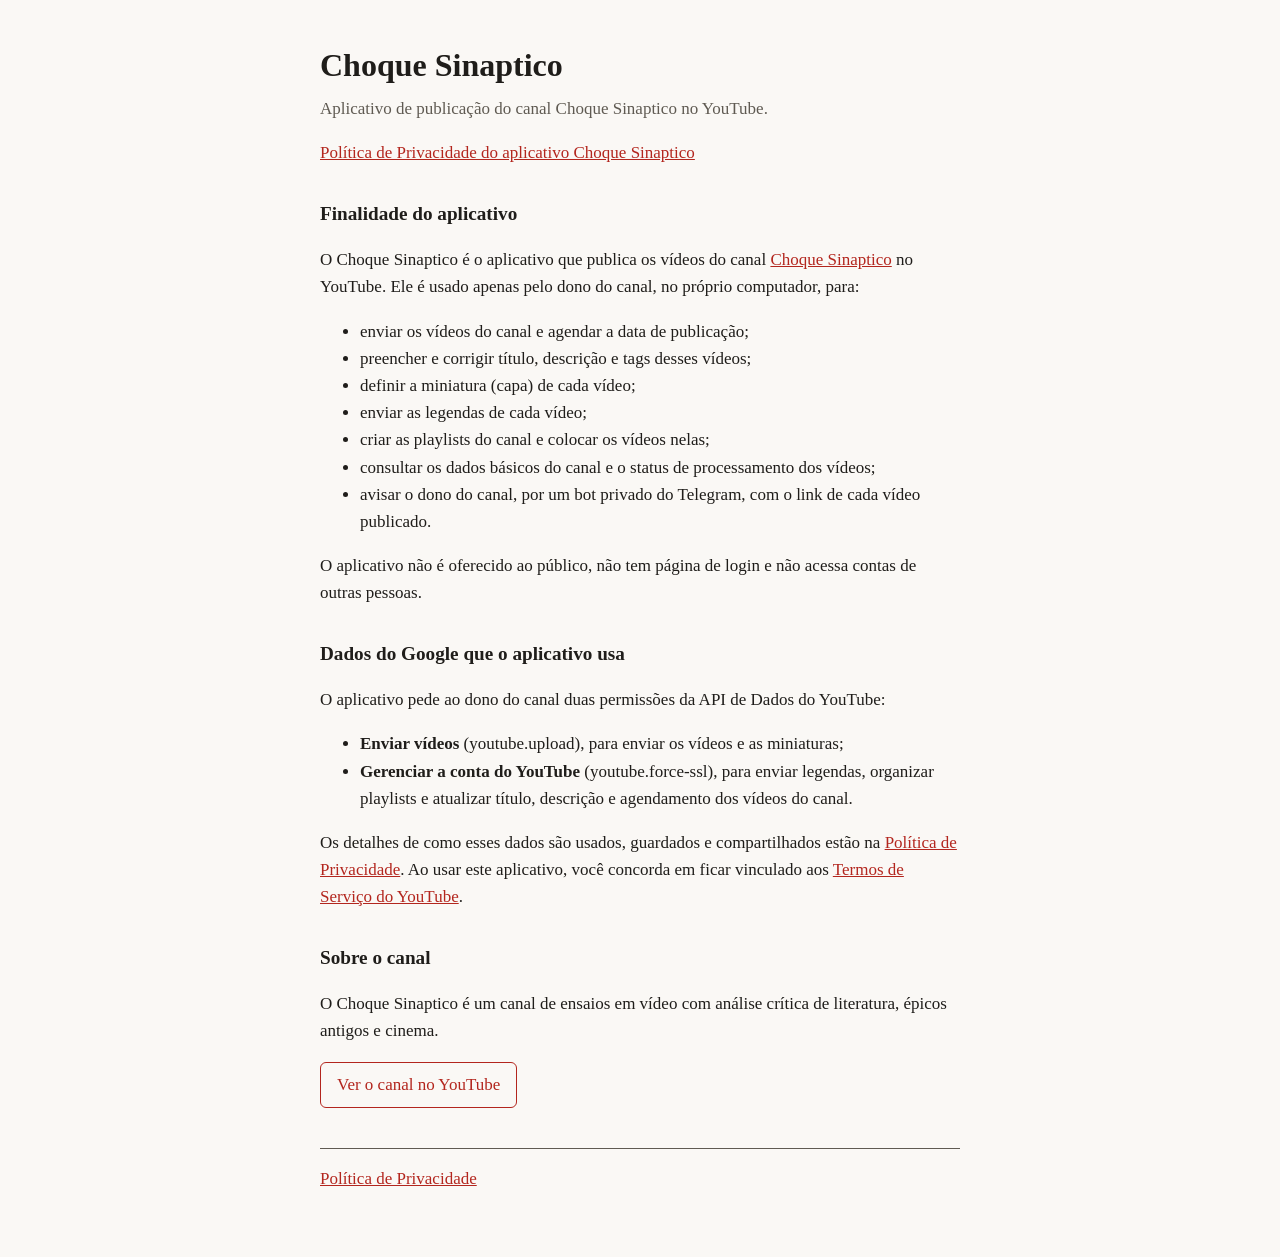
<file: docs/index.html>
<!doctype html>
<html lang="pt-BR">
<head>
<meta charset="utf-8">
<meta name="viewport" content="width=device-width, initial-scale=1">
<meta http-equiv="Content-Security-Policy" content="default-src 'none'; style-src 'self'; img-src 'self'; base-uri 'none'; form-action 'none'">
<meta name="referrer" content="no-referrer">
<title>Choque Sinaptico</title>
<meta name="description" content="Choque Sinaptico: aplicativo de publicação do canal Choque Sinaptico no YouTube.">
<link rel="stylesheet" href="estilo.css">
</head>
<body>
<main>
  <h1>Choque Sinaptico</h1>
  <p class="sub">Aplicativo de publicação do canal Choque Sinaptico no YouTube.</p>
  <p><a href="https://maathmartins-ux.github.io/privacidade.html">Política de Privacidade do aplicativo Choque Sinaptico</a></p>

  <h2>Finalidade do aplicativo</h2>
  <p>O Choque Sinaptico é o aplicativo que publica os vídeos do canal <a href="https://www.youtube.com/channel/UCyptkqSZVcgpMFShxWrNfuQ">Choque Sinaptico</a> no YouTube. Ele é usado apenas pelo dono do canal, no próprio computador, para:</p>
  <ul>
    <li>enviar os vídeos do canal e agendar a data de publicação;</li>
    <li>preencher e corrigir título, descrição e tags desses vídeos;</li>
    <li>definir a miniatura (capa) de cada vídeo;</li>
    <li>enviar as legendas de cada vídeo;</li>
    <li>criar as playlists do canal e colocar os vídeos nelas;</li>
    <li>consultar os dados básicos do canal e o status de processamento dos vídeos;</li>
    <li>avisar o dono do canal, por um bot privado do Telegram, com o link de cada vídeo publicado.</li>
  </ul>
  <p>O aplicativo não é oferecido ao público, não tem página de login e não acessa contas de outras pessoas.</p>

  <h2>Dados do Google que o aplicativo usa</h2>
  <p>O aplicativo pede ao dono do canal duas permissões da API de Dados do YouTube:</p>
  <ul>
    <li><strong>Enviar vídeos</strong> (youtube.upload), para enviar os vídeos e as miniaturas;</li>
    <li><strong>Gerenciar a conta do YouTube</strong> (youtube.force-ssl), para enviar legendas, organizar playlists e atualizar título, descrição e agendamento dos vídeos do canal.</li>
  </ul>
  <p>Os detalhes de como esses dados são usados, guardados e compartilhados estão na <a href="https://maathmartins-ux.github.io/privacidade.html">Política de Privacidade</a>. Ao usar este aplicativo, você concorda em ficar vinculado aos <a href="https://www.youtube.com/t/terms">Termos de Serviço do YouTube</a>.</p>

  <h2>Sobre o canal</h2>
  <p>O Choque Sinaptico é um canal de ensaios em vídeo com análise crítica de literatura, épicos antigos e cinema.</p>
  <p><a class="botao" href="https://www.youtube.com/channel/UCyptkqSZVcgpMFShxWrNfuQ">Ver o canal no YouTube</a></p>

  <nav>
    <a href="https://maathmartins-ux.github.io/privacidade.html">Política de Privacidade</a>
  </nav>
</main>
</body>
</html>
</file>
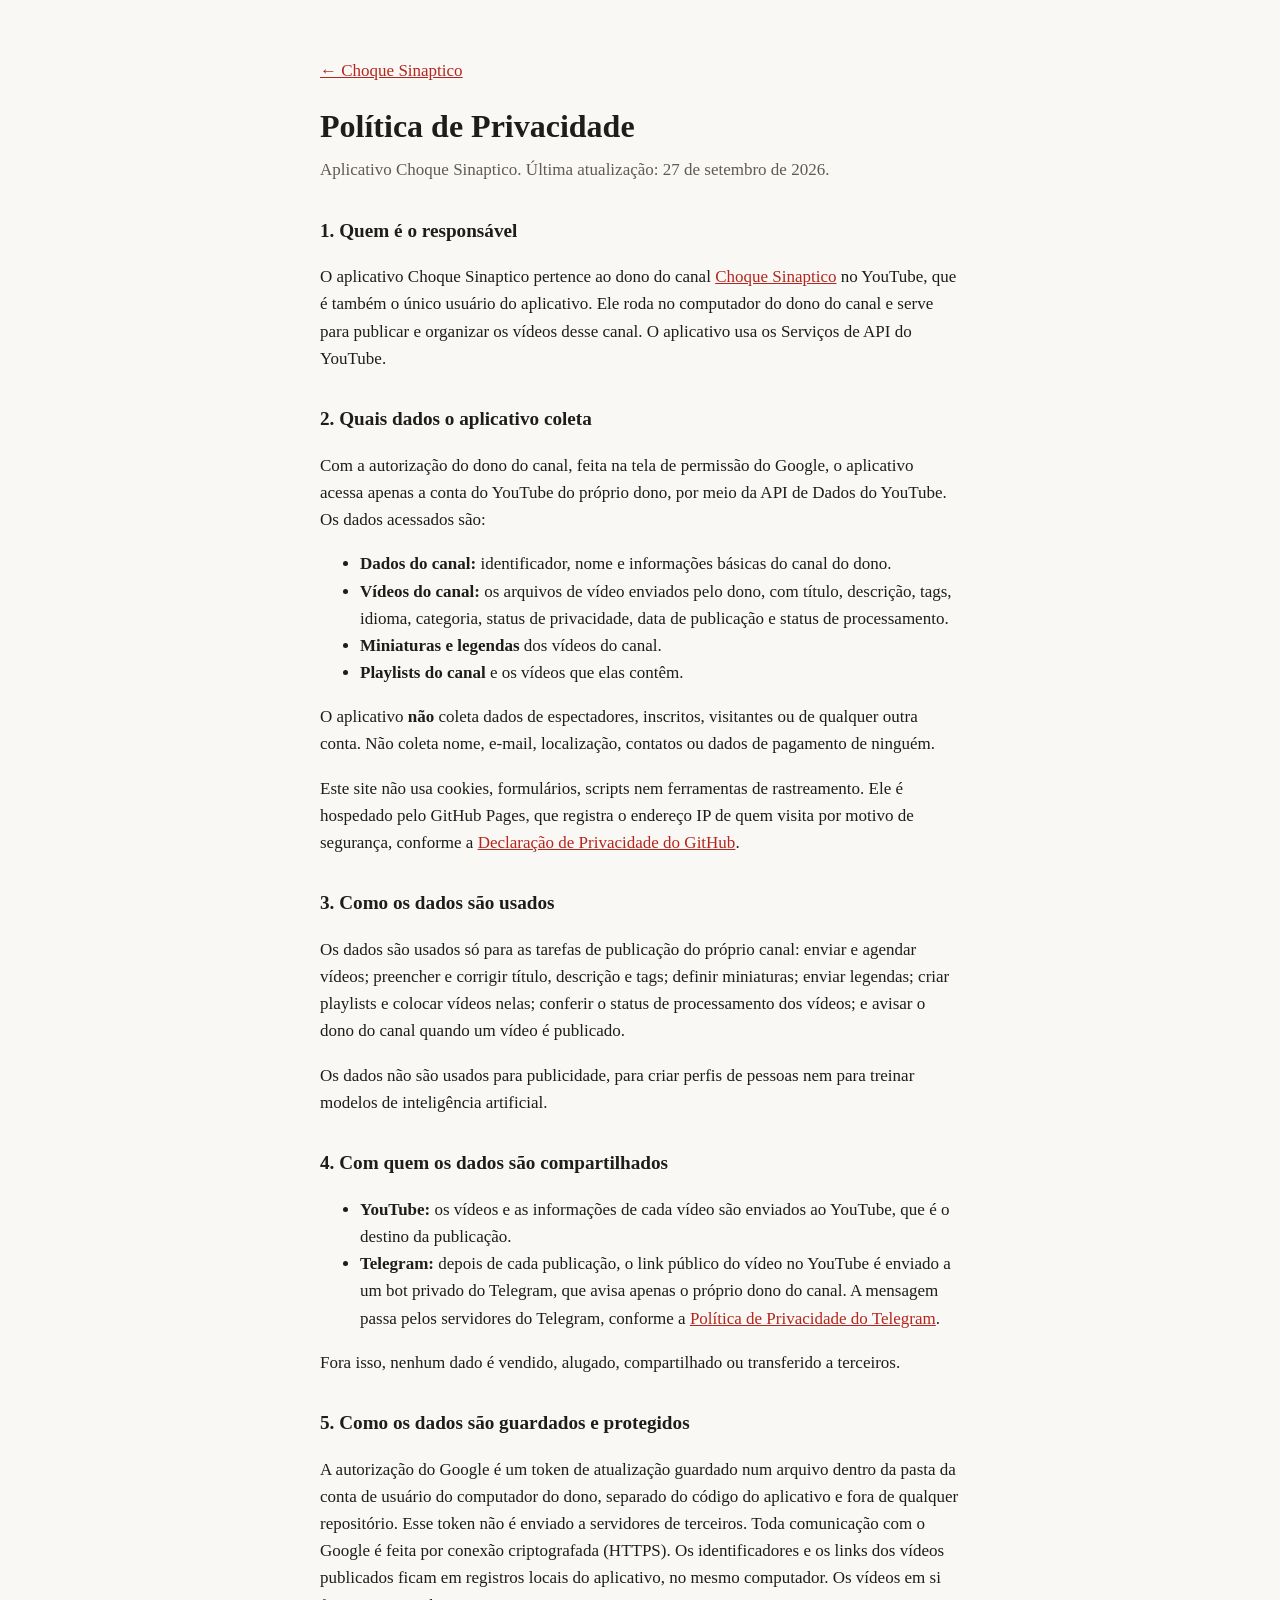
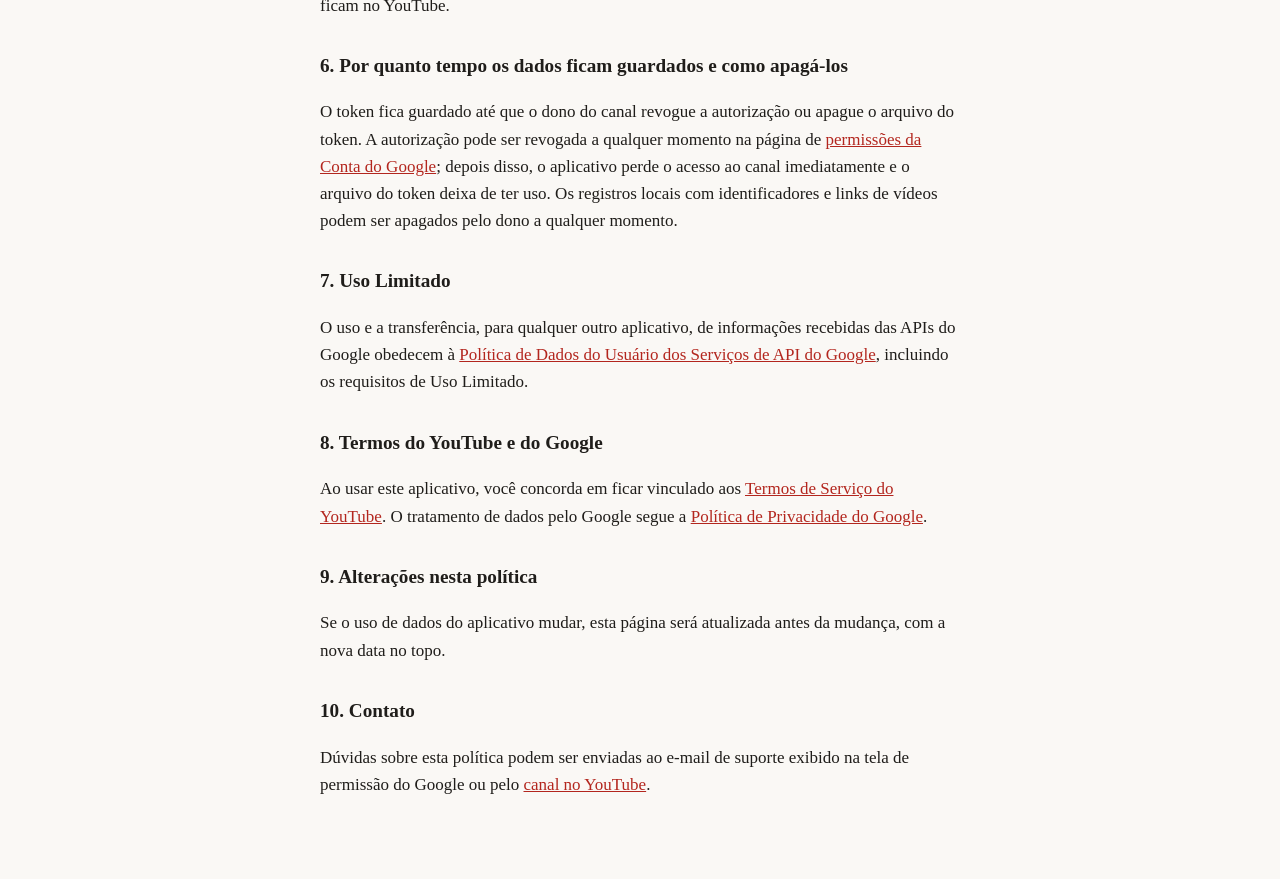
<file: docs/privacidade.html>
<!doctype html>
<html lang="pt-BR">
<head>
<meta charset="utf-8">
<meta name="viewport" content="width=device-width, initial-scale=1">
<meta http-equiv="Content-Security-Policy" content="default-src 'none'; style-src 'self'; img-src 'self'; base-uri 'none'; form-action 'none'">
<meta name="referrer" content="no-referrer">
<title>Política de Privacidade do aplicativo Choque Sinaptico</title>
<link rel="stylesheet" href="estilo.css">
</head>
<body>
<main>
  <p><a href="https://maathmartins-ux.github.io/">← Choque Sinaptico</a></p>
  <h1>Política de Privacidade</h1>
  <p class="sub">Aplicativo Choque Sinaptico. Última atualização: 27 de setembro de 2026.</p>

  <h2>1. Quem é o responsável</h2>
  <p>O aplicativo Choque Sinaptico pertence ao dono do canal <a href="https://www.youtube.com/channel/UCyptkqSZVcgpMFShxWrNfuQ">Choque Sinaptico</a> no YouTube, que é também o único usuário do aplicativo. Ele roda no computador do dono do canal e serve para publicar e organizar os vídeos desse canal. O aplicativo usa os Serviços de API do YouTube.</p>

  <h2>2. Quais dados o aplicativo coleta</h2>
  <p>Com a autorização do dono do canal, feita na tela de permissão do Google, o aplicativo acessa apenas a conta do YouTube do próprio dono, por meio da API de Dados do YouTube. Os dados acessados são:</p>
  <ul>
    <li><strong>Dados do canal:</strong> identificador, nome e informações básicas do canal do dono.</li>
    <li><strong>Vídeos do canal:</strong> os arquivos de vídeo enviados pelo dono, com título, descrição, tags, idioma, categoria, status de privacidade, data de publicação e status de processamento.</li>
    <li><strong>Miniaturas e legendas</strong> dos vídeos do canal.</li>
    <li><strong>Playlists do canal</strong> e os vídeos que elas contêm.</li>
  </ul>
  <p>O aplicativo <strong>não</strong> coleta dados de espectadores, inscritos, visitantes ou de qualquer outra conta. Não coleta nome, e-mail, localização, contatos ou dados de pagamento de ninguém.</p>
  <p>Este site não usa cookies, formulários, scripts nem ferramentas de rastreamento. Ele é hospedado pelo GitHub Pages, que registra o endereço IP de quem visita por motivo de segurança, conforme a <a href="https://docs.github.com/en/site-policy/privacy-policies/github-general-privacy-statement">Declaração de Privacidade do GitHub</a>.</p>

  <h2>3. Como os dados são usados</h2>
  <p>Os dados são usados só para as tarefas de publicação do próprio canal: enviar e agendar vídeos; preencher e corrigir título, descrição e tags; definir miniaturas; enviar legendas; criar playlists e colocar vídeos nelas; conferir o status de processamento dos vídeos; e avisar o dono do canal quando um vídeo é publicado.</p>
  <p>Os dados não são usados para publicidade, para criar perfis de pessoas nem para treinar modelos de inteligência artificial.</p>

  <h2>4. Com quem os dados são compartilhados</h2>
  <ul>
    <li><strong>YouTube:</strong> os vídeos e as informações de cada vídeo são enviados ao YouTube, que é o destino da publicação.</li>
    <li><strong>Telegram:</strong> depois de cada publicação, o link público do vídeo no YouTube é enviado a um bot privado do Telegram, que avisa apenas o próprio dono do canal. A mensagem passa pelos servidores do Telegram, conforme a <a href="https://telegram.org/privacy">Política de Privacidade do Telegram</a>.</li>
  </ul>
  <p>Fora isso, nenhum dado é vendido, alugado, compartilhado ou transferido a terceiros.</p>

  <h2>5. Como os dados são guardados e protegidos</h2>
  <p>A autorização do Google é um token de atualização guardado num arquivo dentro da pasta da conta de usuário do computador do dono, separado do código do aplicativo e fora de qualquer repositório. Esse token não é enviado a servidores de terceiros. Toda comunicação com o Google é feita por conexão criptografada (HTTPS). Os identificadores e os links dos vídeos publicados ficam em registros locais do aplicativo, no mesmo computador. Os vídeos em si ficam no YouTube.</p>

  <h2>6. Por quanto tempo os dados ficam guardados e como apagá-los</h2>
  <p>O token fica guardado até que o dono do canal revogue a autorização ou apague o arquivo do token. A autorização pode ser revogada a qualquer momento na página de <a href="https://myaccount.google.com/permissions">permissões da Conta do Google</a>; depois disso, o aplicativo perde o acesso ao canal imediatamente e o arquivo do token deixa de ter uso. Os registros locais com identificadores e links de vídeos podem ser apagados pelo dono a qualquer momento.</p>

  <h2>7. Uso Limitado</h2>
  <p>O uso e a transferência, para qualquer outro aplicativo, de informações recebidas das APIs do Google obedecem à <a href="https://developers.google.com/terms/api-services-user-data-policy">Política de Dados do Usuário dos Serviços de API do Google</a>, incluindo os requisitos de Uso Limitado.</p>

  <h2>8. Termos do YouTube e do Google</h2>
  <p>Ao usar este aplicativo, você concorda em ficar vinculado aos <a href="https://www.youtube.com/t/terms">Termos de Serviço do YouTube</a>. O tratamento de dados pelo Google segue a <a href="https://policies.google.com/privacy">Política de Privacidade do Google</a>.</p>

  <h2>9. Alterações nesta política</h2>
  <p>Se o uso de dados do aplicativo mudar, esta página será atualizada antes da mudança, com a nova data no topo.</p>

  <h2>10. Contato</h2>
  <p>Dúvidas sobre esta política podem ser enviadas ao e-mail de suporte exibido na tela de permissão do Google ou pelo <a href="https://www.youtube.com/channel/UCyptkqSZVcgpMFShxWrNfuQ">canal no YouTube</a>.</p>
</main>
</body>
</html>
</file>
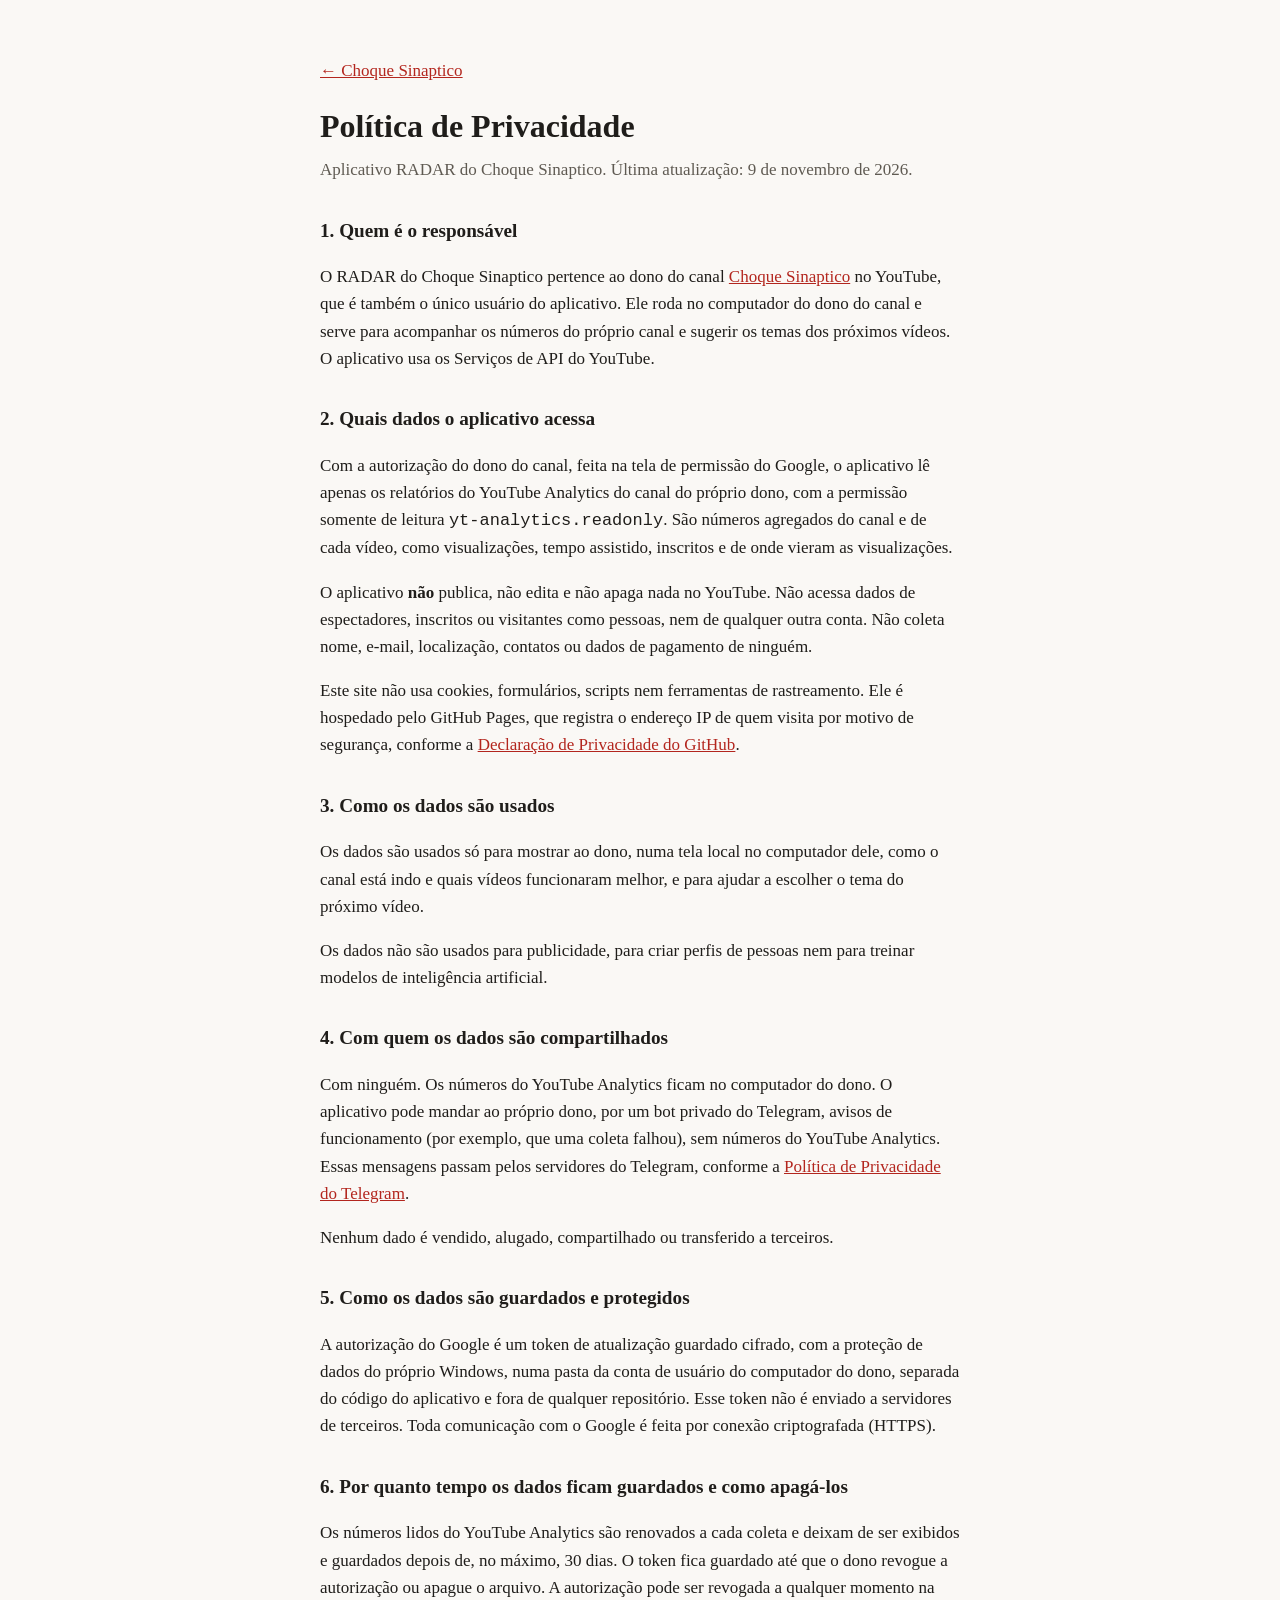
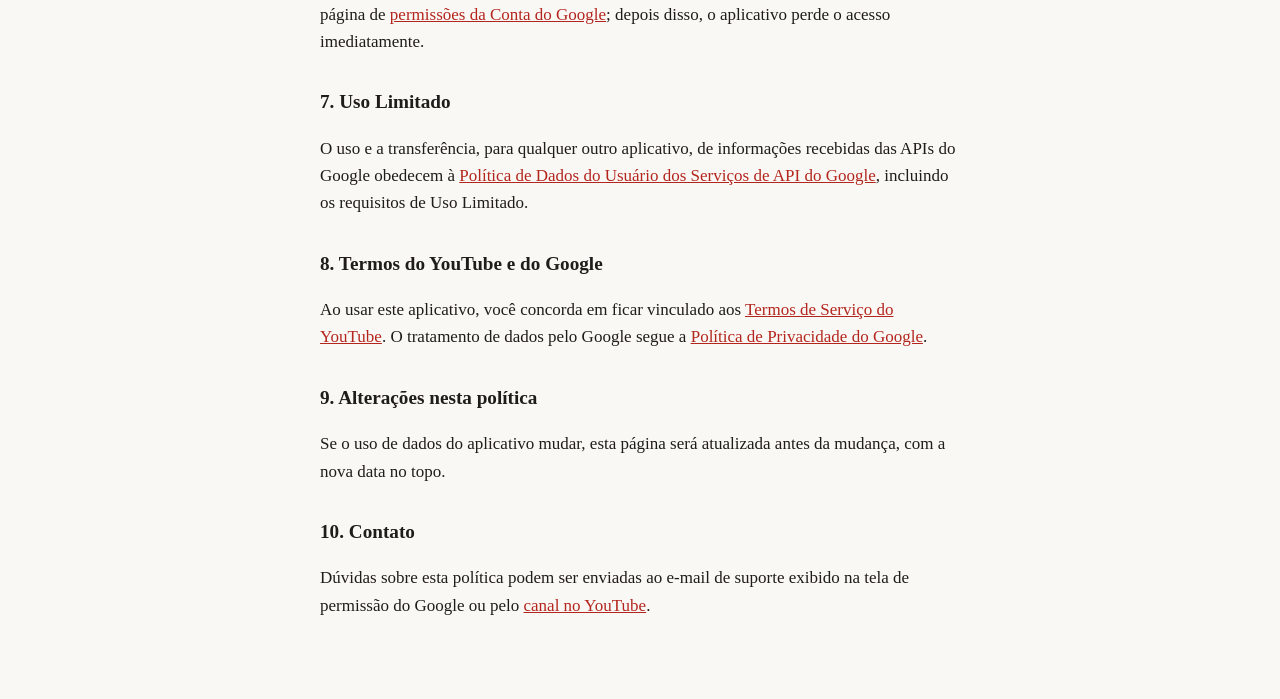
<file: docs/radar-privacidade.html>
<!doctype html>
<html lang="pt-BR">
<head>
<meta charset="utf-8">
<meta name="viewport" content="width=device-width, initial-scale=1">
<meta http-equiv="Content-Security-Policy" content="default-src 'none'; style-src 'self'; img-src 'self'; base-uri 'none'; form-action 'none'">
<meta name="referrer" content="no-referrer">
<title>Política de Privacidade do RADAR do Choque Sinaptico</title>
<link rel="stylesheet" href="estilo.css">
</head>
<body>
<main>
  <p><a href="https://maathmartins-ux.github.io/">← Choque Sinaptico</a></p>
  <h1>Política de Privacidade</h1>
  <p class="sub">Aplicativo RADAR do Choque Sinaptico. Última atualização: 9 de novembro de 2026.</p>

  <h2>1. Quem é o responsável</h2>
  <p>O RADAR do Choque Sinaptico pertence ao dono do canal <a href="https://www.youtube.com/channel/UCyptkqSZVcgpMFShxWrNfuQ">Choque Sinaptico</a> no YouTube, que é também o único usuário do aplicativo. Ele roda no computador do dono do canal e serve para acompanhar os números do próprio canal e sugerir os temas dos próximos vídeos. O aplicativo usa os Serviços de API do YouTube.</p>

  <h2>2. Quais dados o aplicativo acessa</h2>
  <p>Com a autorização do dono do canal, feita na tela de permissão do Google, o aplicativo lê apenas os relatórios do YouTube Analytics do canal do próprio dono, com a permissão somente de leitura <code>yt-analytics.readonly</code>. São números agregados do canal e de cada vídeo, como visualizações, tempo assistido, inscritos e de onde vieram as visualizações.</p>
  <p>O aplicativo <strong>não</strong> publica, não edita e não apaga nada no YouTube. Não acessa dados de espectadores, inscritos ou visitantes como pessoas, nem de qualquer outra conta. Não coleta nome, e-mail, localização, contatos ou dados de pagamento de ninguém.</p>
  <p>Este site não usa cookies, formulários, scripts nem ferramentas de rastreamento. Ele é hospedado pelo GitHub Pages, que registra o endereço IP de quem visita por motivo de segurança, conforme a <a href="https://docs.github.com/en/site-policy/privacy-policies/github-general-privacy-statement">Declaração de Privacidade do GitHub</a>.</p>

  <h2>3. Como os dados são usados</h2>
  <p>Os dados são usados só para mostrar ao dono, numa tela local no computador dele, como o canal está indo e quais vídeos funcionaram melhor, e para ajudar a escolher o tema do próximo vídeo.</p>
  <p>Os dados não são usados para publicidade, para criar perfis de pessoas nem para treinar modelos de inteligência artificial.</p>

  <h2>4. Com quem os dados são compartilhados</h2>
  <p>Com ninguém. Os números do YouTube Analytics ficam no computador do dono. O aplicativo pode mandar ao próprio dono, por um bot privado do Telegram, avisos de funcionamento (por exemplo, que uma coleta falhou), sem números do YouTube Analytics. Essas mensagens passam pelos servidores do Telegram, conforme a <a href="https://telegram.org/privacy">Política de Privacidade do Telegram</a>.</p>
  <p>Nenhum dado é vendido, alugado, compartilhado ou transferido a terceiros.</p>

  <h2>5. Como os dados são guardados e protegidos</h2>
  <p>A autorização do Google é um token de atualização guardado cifrado, com a proteção de dados do próprio Windows, numa pasta da conta de usuário do computador do dono, separada do código do aplicativo e fora de qualquer repositório. Esse token não é enviado a servidores de terceiros. Toda comunicação com o Google é feita por conexão criptografada (HTTPS).</p>

  <h2>6. Por quanto tempo os dados ficam guardados e como apagá-los</h2>
  <p>Os números lidos do YouTube Analytics são renovados a cada coleta e deixam de ser exibidos e guardados depois de, no máximo, 30 dias. O token fica guardado até que o dono revogue a autorização ou apague o arquivo. A autorização pode ser revogada a qualquer momento na página de <a href="https://myaccount.google.com/permissions">permissões da Conta do Google</a>; depois disso, o aplicativo perde o acesso imediatamente.</p>

  <h2>7. Uso Limitado</h2>
  <p>O uso e a transferência, para qualquer outro aplicativo, de informações recebidas das APIs do Google obedecem à <a href="https://developers.google.com/terms/api-services-user-data-policy">Política de Dados do Usuário dos Serviços de API do Google</a>, incluindo os requisitos de Uso Limitado.</p>

  <h2>8. Termos do YouTube e do Google</h2>
  <p>Ao usar este aplicativo, você concorda em ficar vinculado aos <a href="https://www.youtube.com/t/terms">Termos de Serviço do YouTube</a>. O tratamento de dados pelo Google segue a <a href="https://policies.google.com/privacy">Política de Privacidade do Google</a>.</p>

  <h2>9. Alterações nesta política</h2>
  <p>Se o uso de dados do aplicativo mudar, esta página será atualizada antes da mudança, com a nova data no topo.</p>

  <h2>10. Contato</h2>
  <p>Dúvidas sobre esta política podem ser enviadas ao e-mail de suporte exibido na tela de permissão do Google ou pelo <a href="https://www.youtube.com/channel/UCyptkqSZVcgpMFShxWrNfuQ">canal no YouTube</a>.</p>
</main>
</body>
</html>
</file>
<file: docs/estilo.css>
:root { --fundo: #faf8f5; --texto: #1f1d1a; --suave: #5f5a52; --destaque: #b3261e; }
@media (prefers-color-scheme: dark) {
  :root { --fundo: #161513; --texto: #ece8e1; --suave: #a8a196; --destaque: #f2b8b5; }
}
* { box-sizing: border-box; }
body { margin: 0; background: var(--fundo); color: var(--texto);
       font: 17px/1.6 Georgia, "Times New Roman", serif; }
main { max-width: 42rem; margin: 0 auto; padding: 2.5rem 1rem 4rem; }
h1 { font-size: 2rem; margin: 0 0 .25rem; }
h2 { font-size: 1.2rem; margin-top: 2rem; }
.sub { color: var(--suave); margin-top: 0; }
a { color: var(--destaque); }
.botao { display: inline-block; padding: .55rem 1rem; border: 1px solid var(--destaque);
         border-radius: 6px; text-decoration: none; }
nav { margin-top: 2.5rem; padding-top: 1rem; border-top: 1px solid var(--suave); }
</file>
